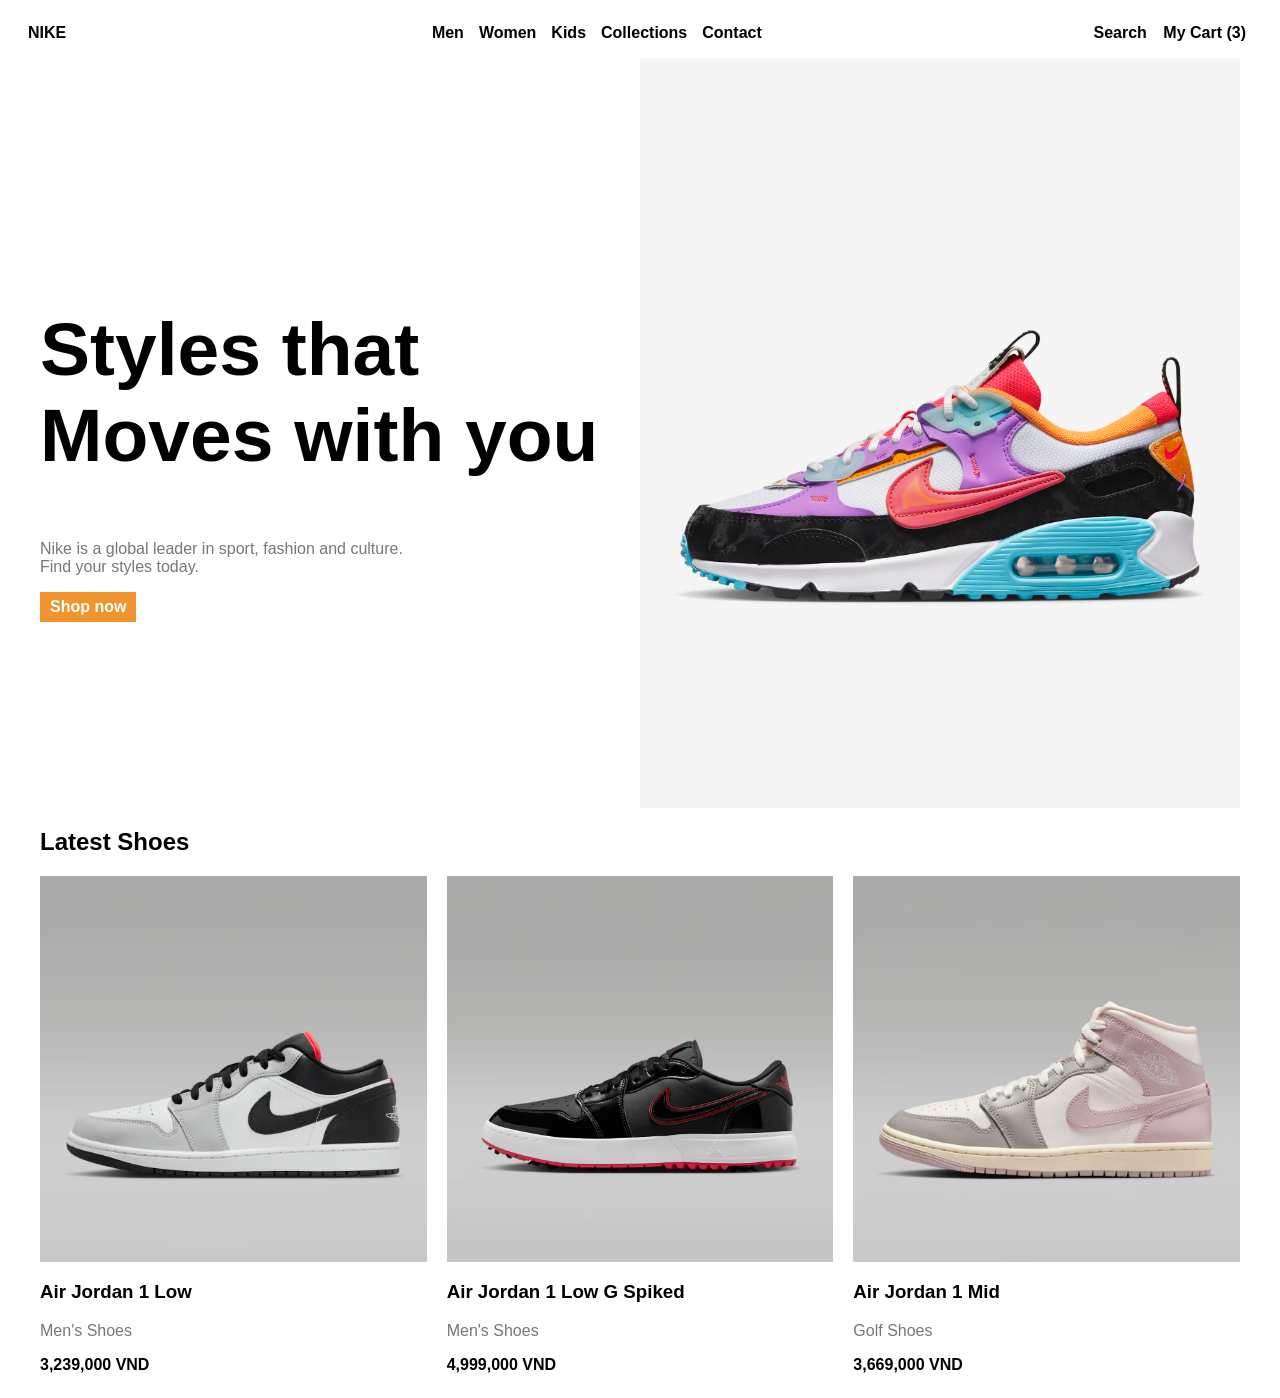
<file: index.html>
<!doctype html>
<html lang="en">

<head>
  <meta charset="UTF-8" />
  <meta name="viewport" content="width=device-width, initial-scale=1.0" />
  <link rel="stylesheet" href="styles.css">
  <title>NIKE</title>
</head>

<body>
  <header class="flex">
    <div>
      <a href="#">NIKE</a>
    </div>

    <nav>
      <ul class="flex menu">
        <li><a href="ecommerce/men.html">Men</a></li>
        <li><a href="ecommerce/women.html">Women</a></li>
        <li><a href="#">Kids</a></li>
        <li><a href="#">Collections</a></li>
        <li><a href="#">Contact</a></li>
      </ul>
    </nav>

    <div>
      <button>Search</button>
      <a href="ecommerce/myCart.html">
        <button>My Cart (3)</button>
      </a>
    </div>
  </header>

  <main>
    <section class="hero flex">
      <div>
        <h1>Styles that Moves with you</h1>
        <p>Nike is a global leader in sport, fashion and culture. Find your styles today.</p>
        <a href="ecommerce/airJordan.html">
          <button>Shop now</button>
        </a>
      </div>

      <div>
        <img src="images/W-AIR-MAX-90-FUTURA.avif" alt="Air Jordan shoes" width="600" height="400">
      </div>
    </section>

    <section class="product-list">
      <h2>Latest Shoes</h2>
      <div class="flex">
        <a href="#" class="product-link">
          <article class="product-card">
            <img src="images/AIR-JORDAN-1-LOW.avif" alt="Air Jordan 1 Low">
            <h3>Air Jordan 1 Low</h3>
            <p class="category">Men's Shoes</p>
            <p class="price">3,239,000 VND</p>
          </article>
        </a>

        <a href="#" class="product-link">
          <article class="product-card">
            <img src="images/AIR-JORDAN-1-LOW-G-SPK.avif" alt="Air Jordan 1 Low G Spiked">
            <h3>Air Jordan 1 Low G Spiked</h3>
            <p class="category">Men's Shoes</p>
            <p class="price">4,999,000 VND</p>
          </article>
        </a>

        <a href="#" class="product-link">
          <article class="product-card">
            <img src="images/WMNS-AIR-JORDAN-1-MID.avif" alt="Air Jordan 1 Mid">
            <h3>Air Jordan 1 Mid</h3>
            <p class="category">Golf Shoes</p>
            <p class="price">3,669,000 VND</p>
          </article>
        </a>
      </div>
    </section>
  </main>

  <footer></footer>
</body>

</html>
</file>
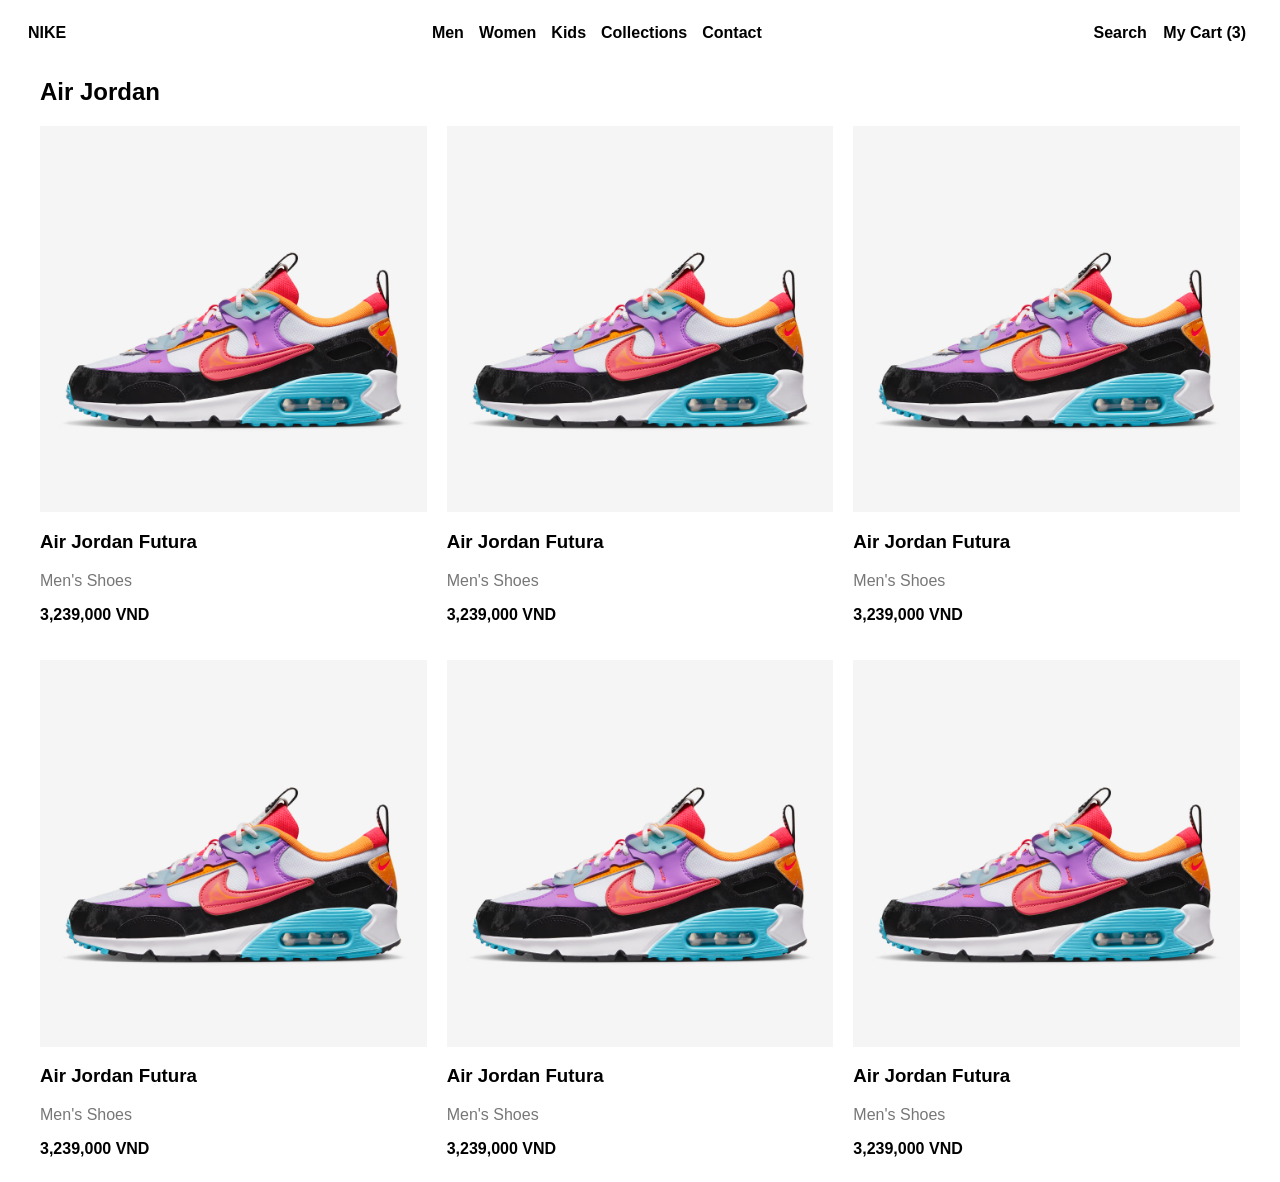
<file: ecommerce/airJordan.html>
<!DOCTYPE html>
<html lang="en">

<head>
  <meta charset="UTF-8">
  <meta name="viewport" content="width=device-width, initial-scale=1.0">
  <link rel="stylesheet" href="/styles.css">
  <title>NIKE</title>
</head>

<body>
  <header class="flex">
    <div>
      <a href="/#">NIKE</a>
    </div>

    <nav>
      <ul class="flex menu">
        <li><a href="men.html">Men</a></li>
        <li><a href="women.html">Women</a></li>
        <li><a href="#">Kids</a></li>
        <li><a href="#">Collections</a></li>
        <li><a href="#">Contact</a></li>
      </ul>
    </nav>

    <div>
      <button>Search</button>
      <a href="myCart.html">
        <button>My Cart (3)</button>
      </a>
    </div>
  </header>

  <main>
    <section class="product-list">
      <h1>Air Jordan</h1>
      <div class="flex grid">
        <a href="#" class="product-link">
          <article class="product-card">
            <img src="/images/W-AIR-MAX-90-FUTURA.avif" alt="Air Jordan Futura">
            <h3>Air Jordan Futura</h3>
            <p class="category">Men's Shoes</p>
            <p class="price">3,239,000 VND</p>
          </article>
        </a>

        <a href="#" class="product-link">
          <article class="product-card">
            <img src="/images/W-AIR-MAX-90-FUTURA.avif" alt="Air Jordan Futura">
            <h3>Air Jordan Futura</h3>
            <p class="category">Men's Shoes</p>
            <p class="price">3,239,000 VND</p>
          </article>
        </a>

        <a href="#" class="product-link">
          <article class="product-card">
            <img src="/images/W-AIR-MAX-90-FUTURA.avif" alt="Air Jordan Futura">
            <h3>Air Jordan Futura</h3>
            <p class="category">Men's Shoes</p>
            <p class="price">3,239,000 VND</p>
          </article>
        </a>

        <a href="#" class="product-link">
          <article class="product-card">
            <img src="/images/W-AIR-MAX-90-FUTURA.avif" alt="Air Jordan Futura">
            <h3>Air Jordan Futura</h3>
            <p class="category">Men's Shoes</p>
            <p class="price">3,239,000 VND</p>
          </article>
        </a>

        <a href="#" class="product-link">
          <article class="product-card">
            <img src="/images/W-AIR-MAX-90-FUTURA.avif" alt="Air Jordan Futura">
            <h3>Air Jordan Futura</h3>
            <p class="category">Men's Shoes</p>
            <p class="price">3,239,000 VND</p>
          </article>
        </a>

        <a href="#" class="product-link">
          <article class="product-card">
            <img src="/images/W-AIR-MAX-90-FUTURA.avif" alt="Air Jordan Futura">
            <h3>Air Jordan Futura</h3>
            <p class="category">Men's Shoes</p>
            <p class="price">3,239,000 VND</p>
          </article>
        </a>
      </div>
    </section>
  </main>

  <footer></footer>
</body>

</html>
</file>
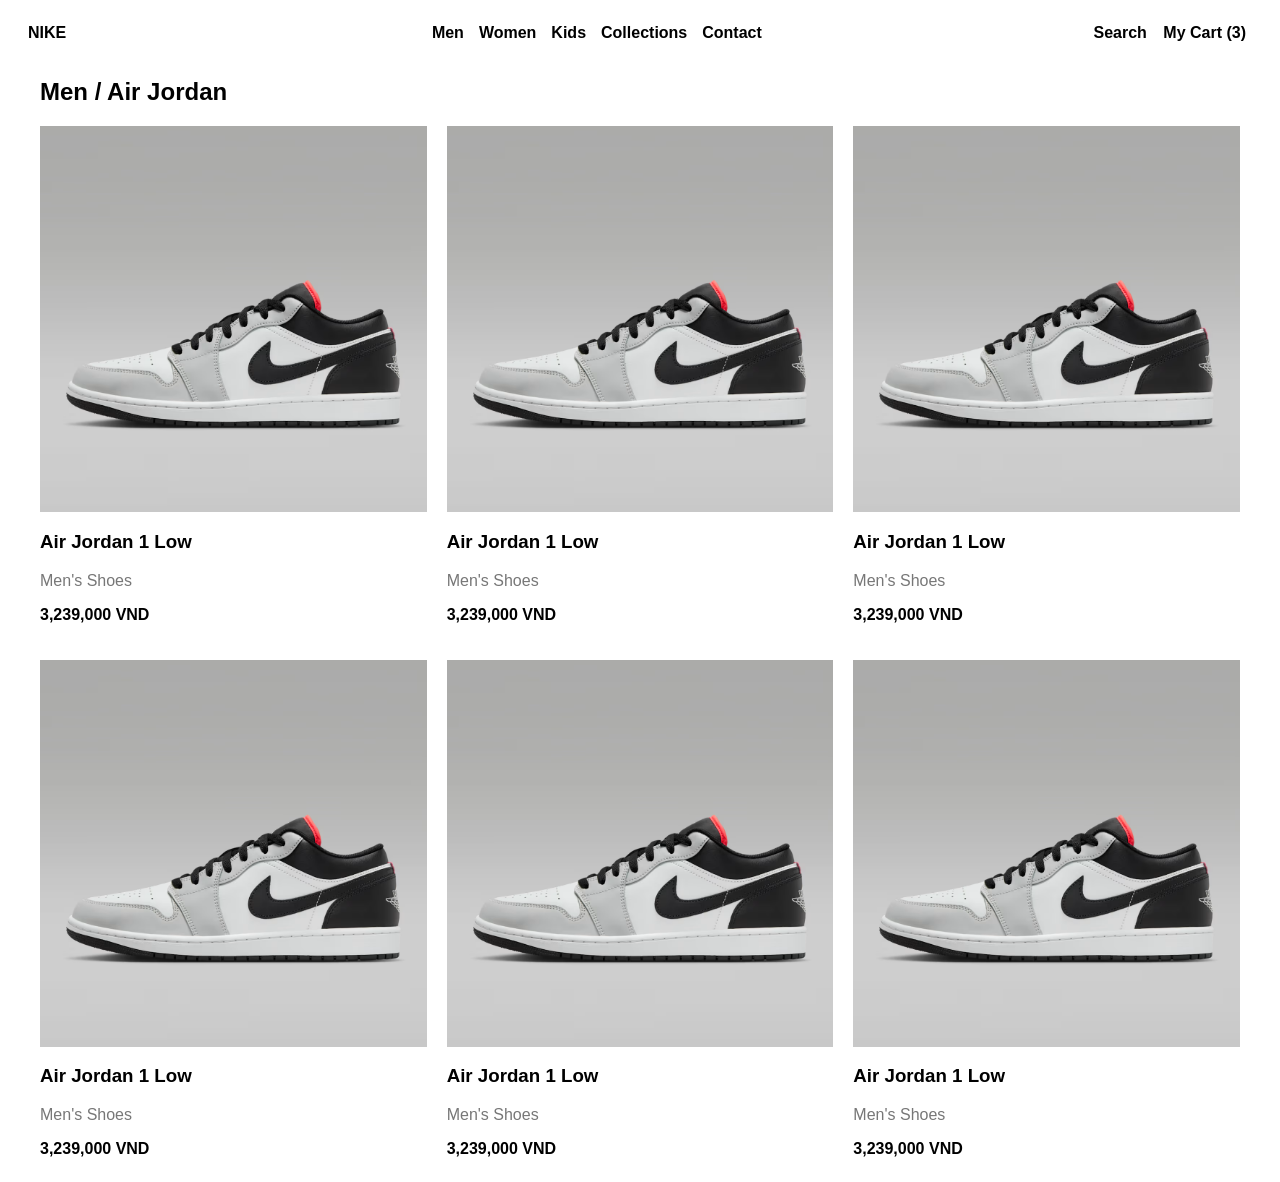
<file: ecommerce/men.html>
<!DOCTYPE html>
<html lang="en">

<head>
  <meta charset="UTF-8">
  <meta name="viewport" content="width=device-width, initial-scale=1.0">
  <link rel="stylesheet" href="/styles.css">
  <title>NIKE</title>
</head>

<body>
  <header class="flex">
    <div>
      <a href="/#">NIKE</a>
    </div>

    <nav>
      <ul class="flex menu">
        <li><a href="men.html">Men</a></li>
        <li><a href="women.html">Women</a></li>
        <li><a href="#">Kids</a></li>
        <li><a href="#">Collections</a></li>
        <li><a href="#">Contact</a></li>
      </ul>
    </nav>

    <div>
      <button>Search</button>
      <a href="myCart.html">
        <button>My Cart (3)</button>
      </a>
    </div>
  </header>

  <main>
    <section class="product-list">
      <h1>Men / Air Jordan</h1>
      <div class="flex grid">
        <a href="#" class="product-link">
          <article class="product-card">
            <img src="/images/AIR-JORDAN-1-LOW.avif" alt="Air Jordan 1 Low">
            <h3>Air Jordan 1 Low</h3>
            <p class="category">Men's Shoes</p>
            <p class="price">3,239,000 VND</p>
          </article>
        </a>

        <a href="#" class="product-link">
          <article class="product-card">
            <img src="/images/AIR-JORDAN-1-LOW.avif" alt="Air Jordan 1 Low">
            <h3>Air Jordan 1 Low</h3>
            <p class="category">Men's Shoes</p>
            <p class="price">3,239,000 VND</p>
          </article>
        </a>

        <a href="#" class="product-link">
          <article class="product-card">
            <img src="/images/AIR-JORDAN-1-LOW.avif" alt="Air Jordan 1 Low">
            <h3>Air Jordan 1 Low</h3>
            <p class="category">Men's Shoes</p>
            <p class="price">3,239,000 VND</p>
          </article>
        </a>

        <a href="#" class="product-link">
          <article class="product-card">
            <img src="/images/AIR-JORDAN-1-LOW.avif" alt="Air Jordan 1 Low">
            <h3>Air Jordan 1 Low</h3>
            <p class="category">Men's Shoes</p>
            <p class="price">3,239,000 VND</p>
          </article>
        </a>

        <a href="#" class="product-link">
          <article class="product-card">
            <img src="/images/AIR-JORDAN-1-LOW.avif" alt="Air Jordan 1 Low">
            <h3>Air Jordan 1 Low</h3>
            <p class="category">Men's Shoes</p>
            <p class="price">3,239,000 VND</p>
          </article>
        </a>

        <a href="#" class="product-link">
          <article class="product-card">
            <img src="/images/AIR-JORDAN-1-LOW.avif" alt="Air Jordan 1 Low">
            <h3>Air Jordan 1 Low</h3>
            <p class="category">Men's Shoes</p>
            <p class="price">3,239,000 VND</p>
          </article>
        </a>
      </div>
    </section>
  </main>

  <footer></footer>
</body>

</html>
</file>
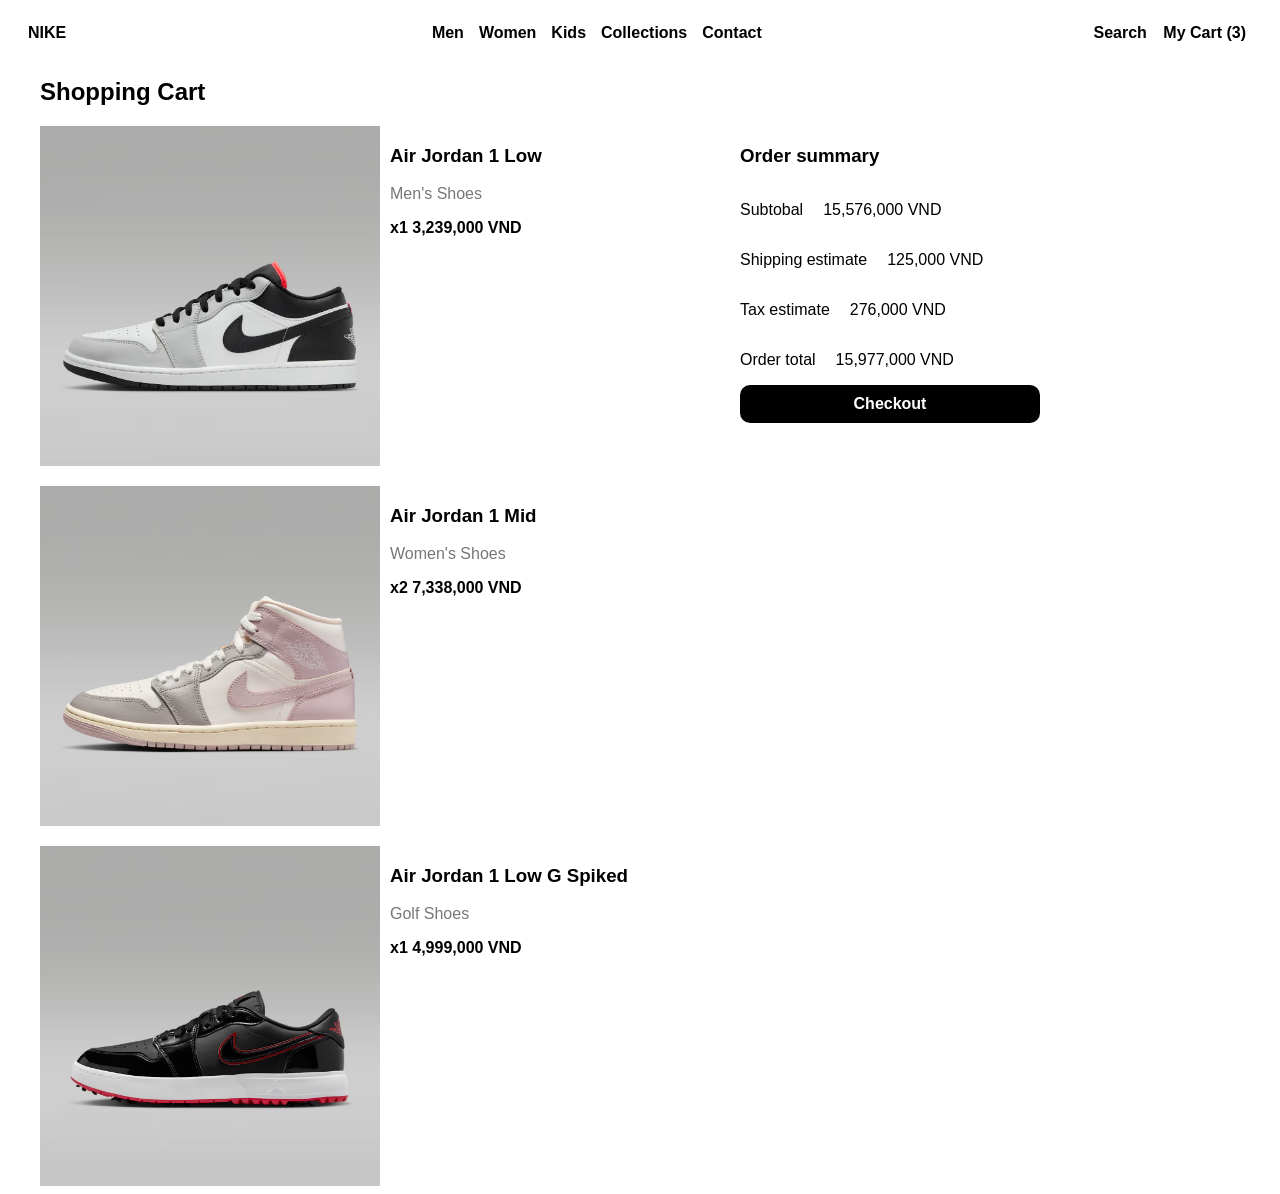
<file: ecommerce/myCart.html>
<!DOCTYPE html>
<html lang="en">

<head>
  <meta charset="UTF-8">
  <meta name="viewport" content="width=device-width, initial-scale=1.0">
  <link rel="stylesheet" href="/styles.css">
  <title>Document</title>
</head>

<body>
  <header class="flex">
    <div>
      <a href="/#">NIKE</a>
    </div>

    <nav>
      <ul class="flex menu">
        <li><a href="men.html">Men</a></li>
        <li><a href="women.html">Women</a></li>
        <li><a href="#">Kids</a></li>
        <li><a href="#">Collections</a></li>
        <li><a href="#">Contact</a></li>
      </ul>
    </nav>

    <div>
      <button>Search</button>
      <button>My Cart (3)</button>
    </div>
  </header>

  <main>
    <section class="product-list">
      <h1>Shopping Cart</h1>
      <div class="flex-2">
        <div class="flex cart">
          <article class="product-card flex-2">
            <div>
              <img src="/images/AIR-JORDAN-1-LOW.avif" alt="Air Jordan 1 Low">
            </div>
            <div>
              <h3>Air Jordan 1 Low</h3>
              <p class="category">Men's Shoes</p>
              <p class="price">x1 3,239,000 VND</p>
            </div>
          </article>

          <article class="product-card flex-2">
            <div>
              <img src="/images/WMNS-AIR-JORDAN-1-MID.avif" alt="Air Jordan 1 Low">
            </div>
            <div>
              <h3>Air Jordan 1 Mid</h3>
              <p class="category">Women's Shoes</p>
              <p class="price">x2 7,338,000 VND</p>
            </div>
          </article>

          <article class="product-card flex-2">
            <div>
              <img src="/images/AIR-JORDAN-1-LOW-G-SPK.avif" alt="Air Jordan 1 Low">
            </div>
            <div>
              <h3>Air Jordan 1 Low G Spiked</h3>
              <p class="category">Golf Shoes</p>
              <p class="price">x1 4,999,000 VND</p>
            </div>
          </article>

        </div>

        <div class="order-summary">
          <h3>Order summary</h3>
          <div class="flex">
            <p>Subtobal</p>
            <p>15,576,000 VND</p>
          </div>
          <div class="flex">
            <p>Shipping estimate</p>
            <p>125,000 VND</p>
          </div>
          <div class="flex">
            <p>Tax estimate</p>
            <p>276,000 VND</p>
          </div>
          <div class="flex">
            <p>Order total</p>
            <p>15,977,000 VND</p>
          </div>
          <button>Checkout</button>
        </div>
      </div>
    </section>
  </main>

  <footer></footer>
</body>

</html>
</file>
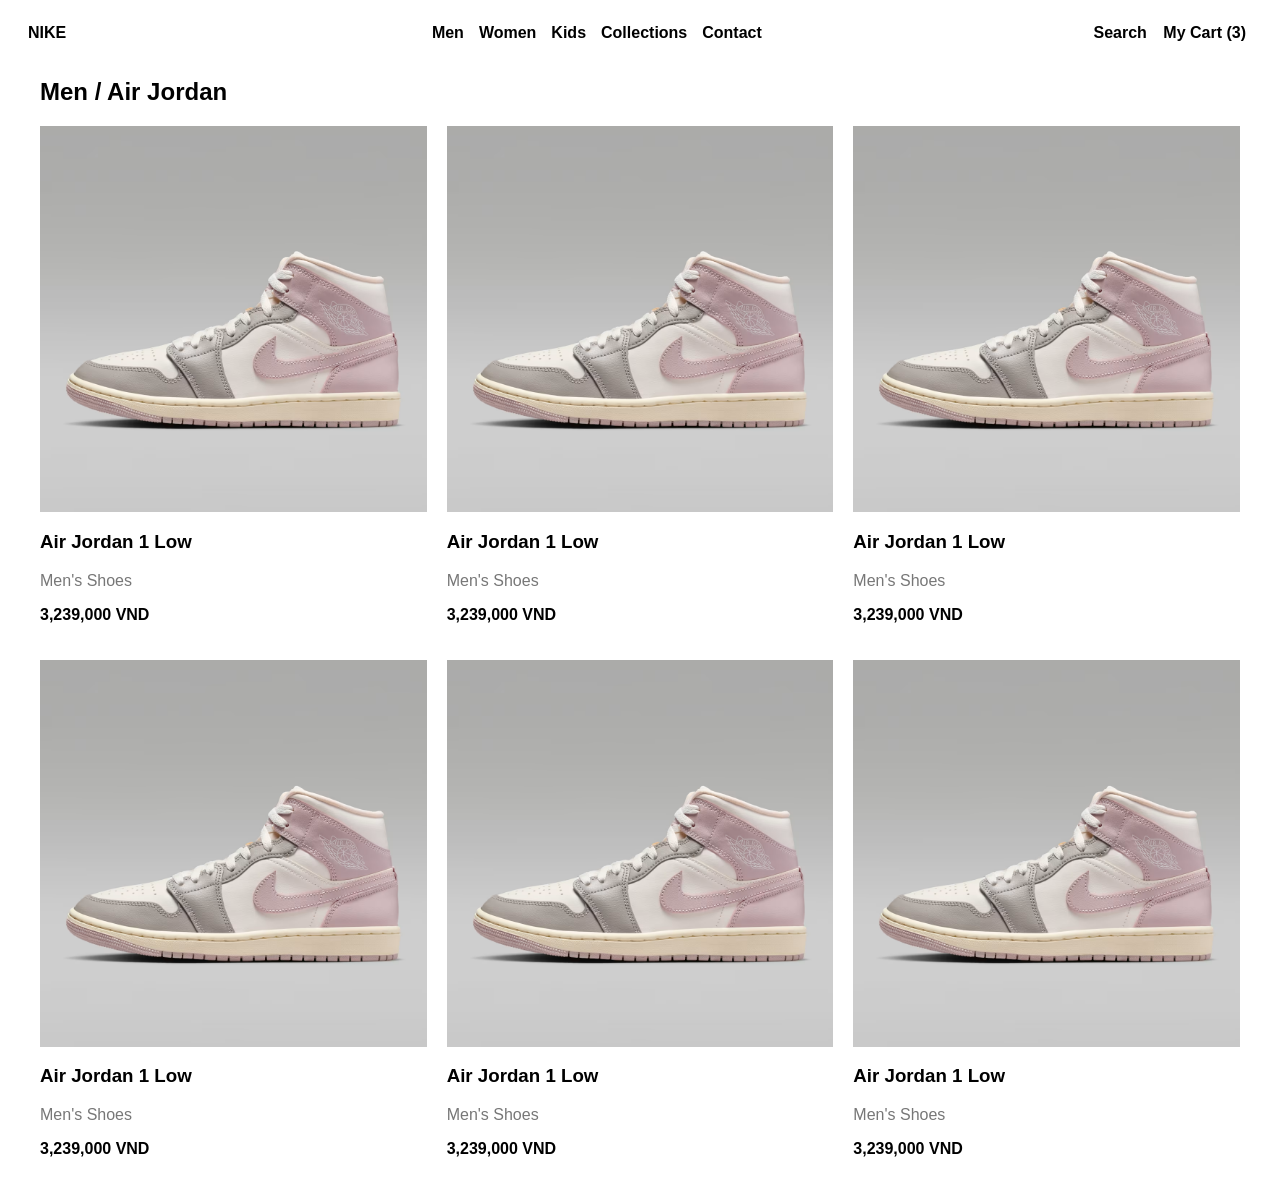
<file: ecommerce/women.html>
<!DOCTYPE html>
<html lang="en">

<head>
  <meta charset="UTF-8">
  <meta name="viewport" content="width=device-width, initial-scale=1.0">
  <link rel="stylesheet" href="/styles.css">
  <title>NIKE</title>
</head>

<body>
  <header class="flex">
    <div>
      <a href="/#">NIKE</a>
    </div>

    <nav>
      <ul class="flex menu">
        <li><a href="men.html">Men</a></li>
        <li><a href="women.html">Women</a></li>
        <li><a href="#">Kids</a></li>
        <li><a href="#">Collections</a></li>
        <li><a href="#">Contact</a></li>
      </ul>
    </nav>

    <div>
      <button>Search</button>
      <a href="myCart.html">
        <button>My Cart (3)</button>
      </a>
    </div>
  </header>

  <main>
    <section class="product-list">
      <h1>Men / Air Jordan</h1>
      <div class="flex grid">
        <a href="#" class="product-link">
          <article class="product-card">
            <img src="/images/WMNS-AIR-JORDAN-1-MID.avif" alt="Air Jordan 1 Low">
            <h3>Air Jordan 1 Low</h3>
            <p class="category">Men's Shoes</p>
            <p class="price">3,239,000 VND</p>
          </article>
        </a>

        <a href="#" class="product-link">
          <article class="product-card">
            <img src="/images/WMNS-AIR-JORDAN-1-MID.avif" alt="Air Jordan 1 Low">
            <h3>Air Jordan 1 Low</h3>
            <p class="category">Men's Shoes</p>
            <p class="price">3,239,000 VND</p>
          </article>
        </a>

        <a href="#" class="product-link">
          <article class="product-card">
            <img src="/images/WMNS-AIR-JORDAN-1-MID.avif" alt="Air Jordan 1 Low">
            <h3>Air Jordan 1 Low</h3>
            <p class="category">Men's Shoes</p>
            <p class="price">3,239,000 VND</p>
          </article>
        </a>

        <a href="#" class="product-link">
          <article class="product-card">
            <img src="/images/WMNS-AIR-JORDAN-1-MID.avif" alt="Air Jordan 1 Low">
            <h3>Air Jordan 1 Low</h3>
            <p class="category">Men's Shoes</p>
            <p class="price">3,239,000 VND</p>
          </article>
        </a>

        <a href="#" class="product-link">
          <article class="product-card">
            <img src="/images/WMNS-AIR-JORDAN-1-MID.avif" alt="Air Jordan 1 Low">
            <h3>Air Jordan 1 Low</h3>
            <p class="category">Men's Shoes</p>
            <p class="price">3,239,000 VND</p>
          </article>
        </a>

        <a href="#" class="product-link">
          <article class="product-card">
            <img src="/images/WMNS-AIR-JORDAN-1-MID.avif" alt="Air Jordan 1 Low">
            <h3>Air Jordan 1 Low</h3>
            <p class="category">Men's Shoes</p>
            <p class="price">3,239,000 VND</p>
          </article>
        </a>
      </div>
    </section>
  </main>

  <footer></footer>
</body>

</html>
</file>
<file: styles.css>
html {
  font-family: 'Segoe UI', Tahoma, Geneva, Verdana, sans-serif;
  font-optical-sizing: auto;
  font-size: 16px;
}

button,
input {
  font: inherit;
}

img {
  display: block;
  max-width: 100%;
  height: auto;
}

a {
  color: black;
  text-decoration: none;
}

header {
  justify-content: space-between;
  padding: 0 20px;
  font-weight: 600;
}

button {
  cursor: pointer;
  background-color: transparent;
  border: none;
}

.hero {
  max-width: 1200px;
}

.hero div {
  flex: 1;
}

.hero div h1 {
  font-size: 75px;
}

.hero div p {
  max-width: 380px;
  color: #777;
}

.hero button {
  background-color: rgb(240, 149, 46);
  color: #fff;
  padding: 6px 10px;
  font-weight: 600;
  cursor: pointer;
}

nav .menu {
  gap: 15px;
  list-style: none;
}

section {
  max-width: 1200px;
  margin: 0 auto;
}

.product-list .flex {
  gap: 20px;
}

.product-list .flex .product-link {
  flex: 1;
}

.product-list img {
  width: 100%;
  aspect-ratio: 1 / 1;
  object-fit: cover;
}

.product-card .category {
  color: #777;
}

.product-card .price {
  font-weight: 600;
}

.flex-2 {
  display: flex;
  justify-content: space-between;
  gap: 10px;
}

.flex-2 div {
  flex: 1;
}

.order-summary {
  max-width: 500px;
  width: 100%;
}

.order-summary button {
  background-color: #000;
  color: #fff;
  font-weight: 600;
  width: 100%;
  max-width: 300px;
  padding: 10px;
  border-radius: 10px;
}

.flex {
  display: flex;
  flex-direction: row;
  align-items: center;
}

.flex.grid {
  display: grid;
  grid-template-columns: 1fr 1fr 1fr;
}

.flex.cart {
  flex-direction: column;
}
</file>
